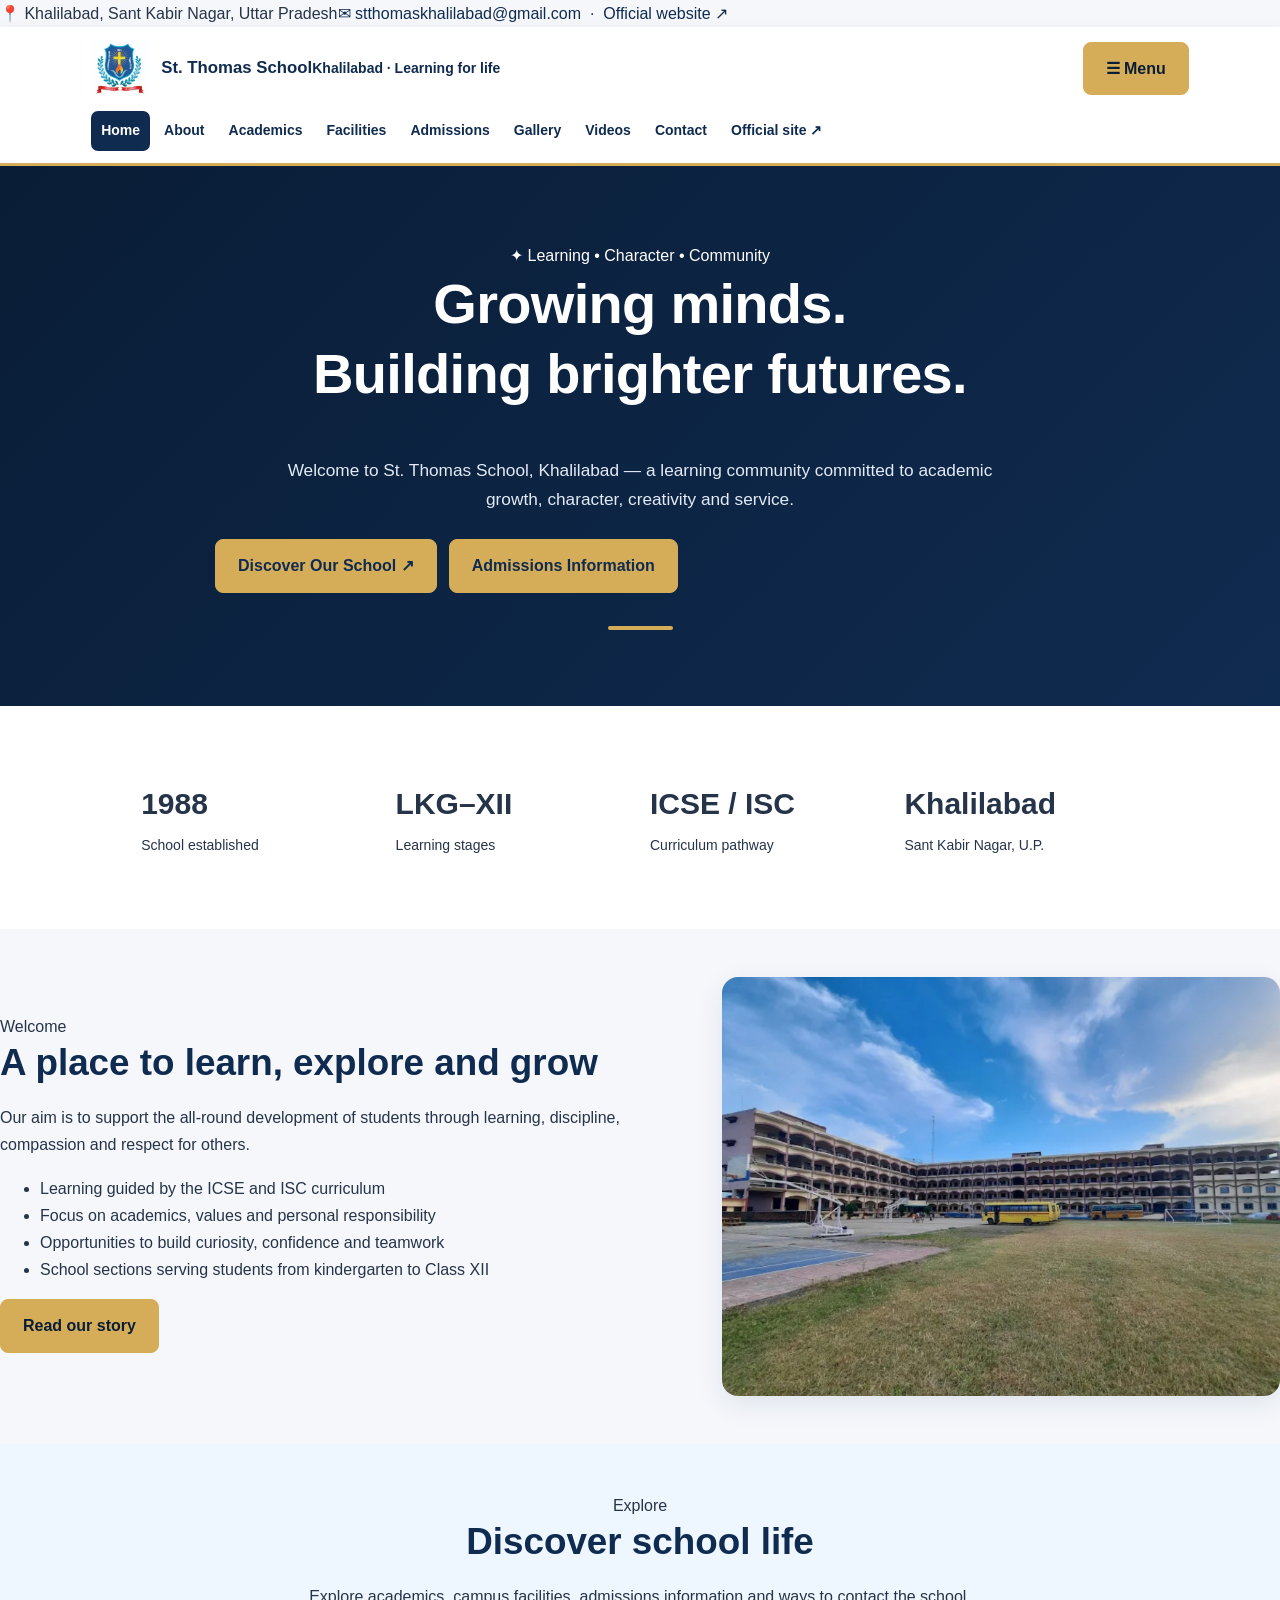
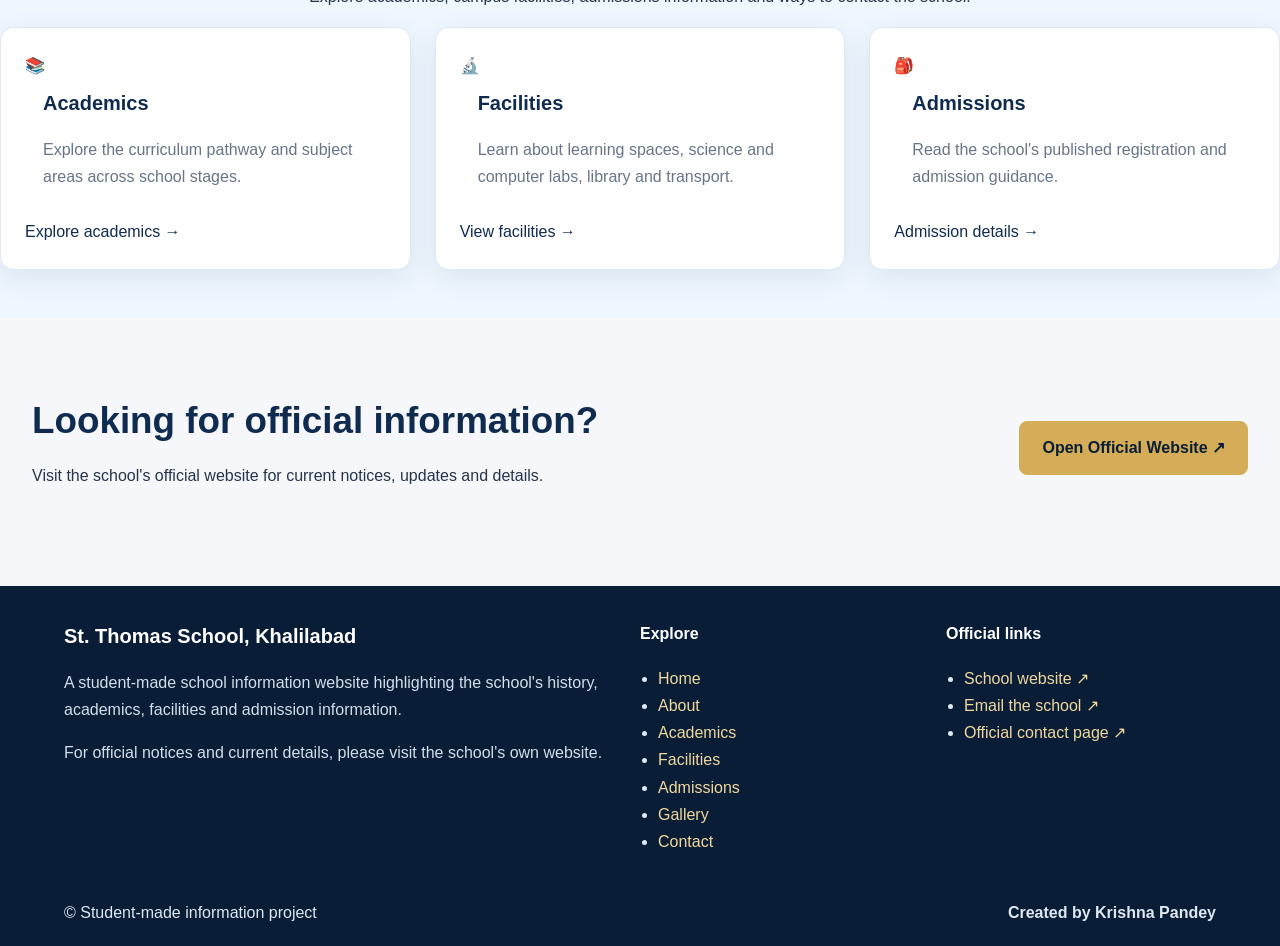
<file: index.html>
<!doctype html>
<html lang="en">
<head>
<meta charset="utf-8">
<meta name="viewport" content="width=device-width, initial-scale=1">
<meta name="description" content="Student-made information website for St. Thomas School, Khalilabad. See school overview, academics, facilities, admissions and official contact links.">
<title>Home | St. Thomas School, Khalilabad</title>
<link rel="stylesheet" href="styles.css">
</head>
<body>
<div class="topbar"><span>📍 Khalilabad, Sant Kabir Nagar, Uttar Pradesh</span><span><a href="mailto:stthomaskhalilabad@gmail.com">✉ stthomaskhalilabad@gmail.com</a> &nbsp;·&nbsp; <a href="https://stskhalilabad.in/" target="_blank" rel="noopener">Official website ↗</a></span></div>
<header class="site-header"><div class="nav-wrap">
<a class="brand" href="index.html"><img src="school-logo.jpg" alt="School project image"><span><strong>St. Thomas School</strong><small>Khalilabad · Learning for life</small></span></a>
<button class="menu-toggle" aria-expanded="false" aria-label="Toggle navigation">☰ Menu</button>
<nav class="nav" aria-label="Main navigation"><a class="active" href="index.html">Home</a><a class="" href="about.html">About</a><a class="" href="academics.html">Academics</a><a class="" href="facilities.html">Facilities</a><a class="" href="admissions.html">Admissions</a><a class="" href="gallery.html">Gallery</a><a href="videos.html">Videos</a><a class="" href="contact.html">Contact</a><a class="official" href="https://stskhalilabad.in/" target="_blank" rel="noopener">Official site ↗</a></nav>
</div></header>
<main>
<section class="hero"><div class="hero-inner">
<span class="eyebrow">✦ Learning • Character • Community</span>
<h1>Growing minds.<br>Building brighter futures.</h1>
<p>Welcome to St. Thomas School, Khalilabad — a learning community committed to academic growth, character, creativity and service.</p>
<div class="actions"><a class="btn btn-gold" href="about.html">Discover Our School ↗</a><a class="btn btn-white" href="admissions.html">Admissions Information</a></div>
</div></section>
<section class="stats"><div class="stats-row">
<div class="stat"><strong>1988</strong><span>School established</span></div>
<div class="stat"><strong>LKG–XII</strong><span>Learning stages</span></div>
<div class="stat"><strong>ICSE / ISC</strong><span>Curriculum pathway</span></div>
<div class="stat"><strong>Khalilabad</strong><span>Sant Kabir Nagar, U.P.</span></div>
</div></section>
<section class="wrap"><div class="split"><div><span class="kicker">Welcome</span><div class="section-head"><h2>A place to learn, explore and grow</h2><p>Our aim is to support the all-round development of students through learning, discipline, compassion and respect for others.</p></div><ul class="checklist"><li>Learning guided by the ICSE and ISC curriculum</li><li>Focus on academics, values and personal responsibility</li><li>Opportunities to build curiosity, confidence and teamwork</li><li>School sections serving students from kindergarten to Class XII</li></ul><a class="btn btn-blue" href="about.html">Read our story</a></div><img class="rounded-photo" src="school-campus.webp" alt="School campus photograph"></div></section>
<section class="wrap" style="background:#eef7ff"><div class="section-head center"><span class="kicker">Explore</span><h2>Discover school life</h2><p>Explore academics, campus facilities, admissions information and ways to contact the school.</p></div><div class="grid">
<article class="card"><div class="card-body"><div class="icon">📚</div><h3>Academics</h3><p>Explore the curriculum pathway and subject areas across school stages.</p><div class="spacer"></div><a href="academics.html">Explore academics →</a></div></article>
<article class="card"><div class="card-body"><div class="icon">🔬</div><h3>Facilities</h3><p>Learn about learning spaces, science and computer labs, library and transport.</p><div class="spacer"></div><a href="facilities.html">View facilities →</a></div></article>
<article class="card"><div class="card-body"><div class="icon">🎒</div><h3>Admissions</h3><p>Read the school's published registration and admission guidance.</p><div class="spacer"></div><a href="admissions.html">Admission details →</a></div></article>
</div></section>
<section class="wrap"><div class="banner"><div><h2>Looking for official information?</h2><p>Visit the school's official website for current notices, updates and details.</p></div><a class="btn btn-gold" href="https://stskhalilabad.in/" target="_blank" rel="noopener">Open Official Website ↗</a></div></section>
</main>
<footer class="site-footer"><div class="footer-grid">
<div><h3>St. Thomas School, Khalilabad</h3><p>A student-made school information website highlighting the school's history, academics, facilities and admission information.</p><p class="small">For official notices and current details, please visit the school's own website.</p></div>
<div><h4>Explore</h4><ul><li><a href="index.html">Home</a></li><li><a href="about.html">About</a></li><li><a href="academics.html">Academics</a></li><li><a href="facilities.html">Facilities</a></li><li><a href="admissions.html">Admissions</a></li><li><a href="gallery.html">Gallery</a></li><li><a href="contact.html">Contact</a></li></ul></div>
<div><h4>Official links</h4><ul><li><a href="https://stskhalilabad.in/" target="_blank" rel="noopener">School website ↗</a></li><li><a href="mailto:stthomaskhalilabad@gmail.com">Email the school ↗</a></li><li><a href="https://stskhalilabad.in/contact-us" target="_blank" rel="noopener">Official contact page ↗</a></li></ul></div>
</div><div class="credit"><span>© <span data-year></span> Student-made information project</span><span><strong>Created by Krishna Pandey</strong></span></div></footer>
<script src="script.js"></script>
</body></html>
</file>
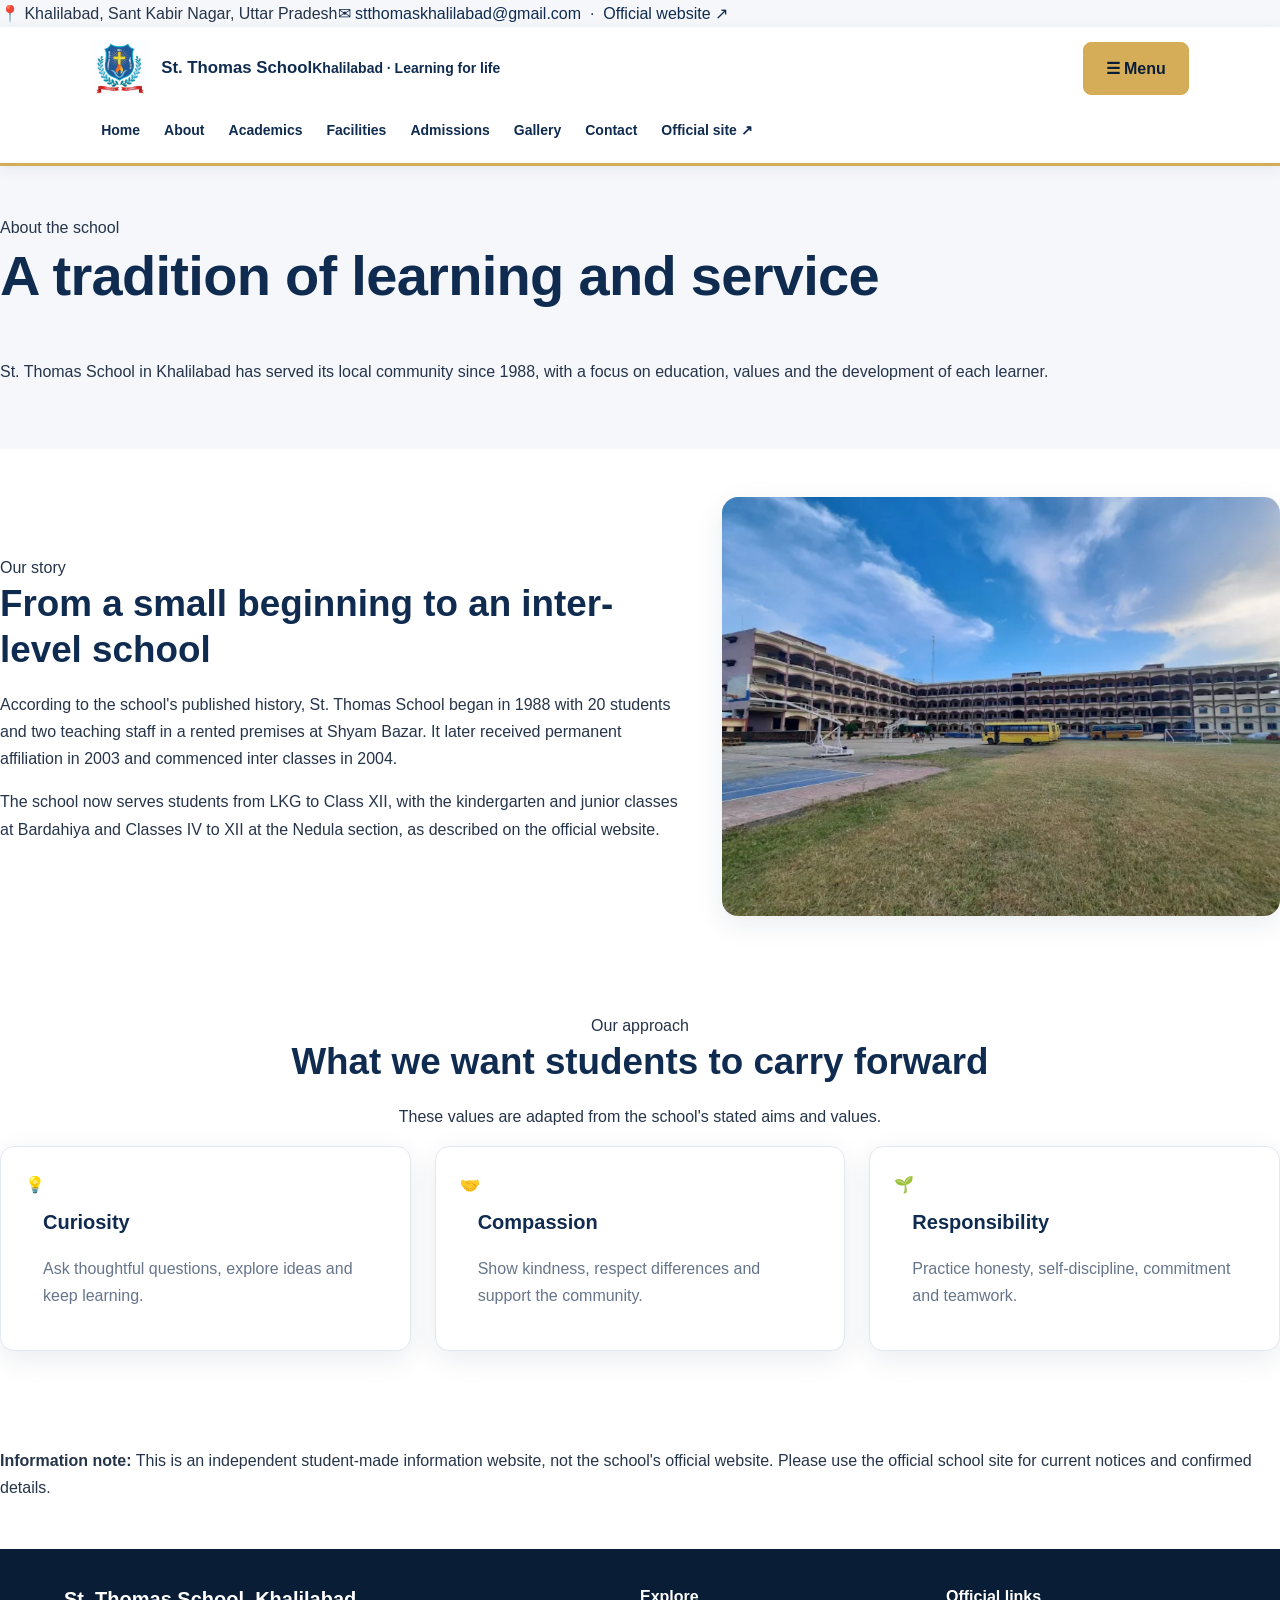
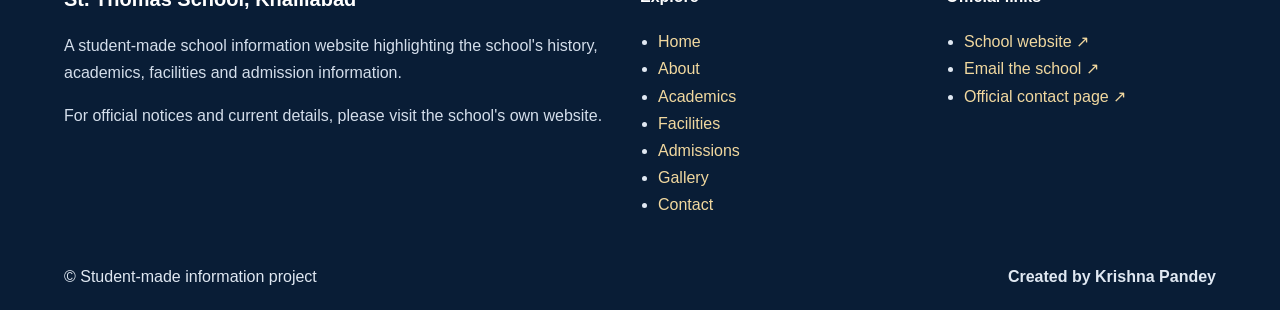
<file: about.html>
<!doctype html>
<html lang="en">
<head>
<meta charset="utf-8">
<meta name="viewport" content="width=device-width, initial-scale=1">
<meta name="description" content="Student-made information website for St. Thomas School, Khalilabad. See school overview, academics, facilities, admissions and official contact links.">
<title>About Us | St. Thomas School, Khalilabad</title>
<link rel="stylesheet" href="styles.css">
</head>
<body>
<div class="topbar"><span>📍 Khalilabad, Sant Kabir Nagar, Uttar Pradesh</span><span><a href="mailto:stthomaskhalilabad@gmail.com">✉ stthomaskhalilabad@gmail.com</a> &nbsp;·&nbsp; <a href="https://stskhalilabad.in/" target="_blank" rel="noopener">Official website ↗</a></span></div>
<header class="site-header"><div class="nav-wrap">
<a class="brand" href="index.html"><img src="school-logo.jpg" alt="School project image"><span><strong>St. Thomas School</strong><small>Khalilabad · Learning for life</small></span></a>
<button class="menu-toggle" aria-expanded="false" aria-label="Toggle navigation">☰ Menu</button>
<nav class="nav" aria-label="Main navigation"><a class="" href="index.html">Home</a><a class="" href="about.html">About</a><a class="" href="academics.html">Academics</a><a class="" href="facilities.html">Facilities</a><a class="" href="admissions.html">Admissions</a><a class="" href="gallery.html">Gallery</a><a class="" href="contact.html">Contact</a><a class="official" href="https://stskhalilabad.in/" target="_blank" rel="noopener">Official site ↗</a></nav>
</div></header>
<main>
<section class="page-hero"><div class="inner"><span class="kicker">About the school</span><h1>A tradition of learning and service</h1><p>St. Thomas School in Khalilabad has served its local community since 1988, with a focus on education, values and the development of each learner.</p></div></section>
<section class="wrap"><div class="split"><div><span class="kicker">Our story</span><div class="section-head"><h2>From a small beginning to an inter-level school</h2><p>According to the school's published history, St. Thomas School began in 1988 with 20 students and two teaching staff in a rented premises at Shyam Bazar. It later received permanent affiliation in 2003 and commenced inter classes in 2004.</p><p>The school now serves students from LKG to Class XII, with the kindergarten and junior classes at Bardahiya and Classes IV to XII at the Nedula section, as described on the official website.</p></div></div><img class="rounded-photo" src="school-campus.webp" alt="School campus"></div></section>
<section class="wrap" style="background:#fff"><div class="section-head center"><span class="kicker">Our approach</span><h2>What we want students to carry forward</h2><p>These values are adapted from the school's stated aims and values.</p></div><div class="grid">
<article class="card"><div class="card-body"><div class="icon">💡</div><h3>Curiosity</h3><p>Ask thoughtful questions, explore ideas and keep learning.</p></div></article>
<article class="card"><div class="card-body"><div class="icon">🤝</div><h3>Compassion</h3><p>Show kindness, respect differences and support the community.</p></div></article>
<article class="card"><div class="card-body"><div class="icon">🌱</div><h3>Responsibility</h3><p>Practice honesty, self-discipline, commitment and teamwork.</p></div></article>
</div></section>
<section class="wrap"><div class="note"><strong>Information note:</strong> This is an independent student-made information website, not the school's official website. Please use the official school site for current notices and confirmed details.</div></section>
</main>
<footer class="site-footer"><div class="footer-grid">
<div><h3>St. Thomas School, Khalilabad</h3><p>A student-made school information website highlighting the school's history, academics, facilities and admission information.</p><p class="small">For official notices and current details, please visit the school's own website.</p></div>
<div><h4>Explore</h4><ul><li><a href="index.html">Home</a></li><li><a href="about.html">About</a></li><li><a href="academics.html">Academics</a></li><li><a href="facilities.html">Facilities</a></li><li><a href="admissions.html">Admissions</a></li><li><a href="gallery.html">Gallery</a></li><li><a href="contact.html">Contact</a></li></ul></div>
<div><h4>Official links</h4><ul><li><a href="https://stskhalilabad.in/" target="_blank" rel="noopener">School website ↗</a></li><li><a href="mailto:stthomaskhalilabad@gmail.com">Email the school ↗</a></li><li><a href="https://stskhalilabad.in/contact-us" target="_blank" rel="noopener">Official contact page ↗</a></li></ul></div>
</div><div class="credit"><span>© <span data-year></span> Student-made information project</span><span><strong>Created by Krishna Pandey</strong></span></div></footer>
<script src="script.js"></script>
</body></html>
</file>
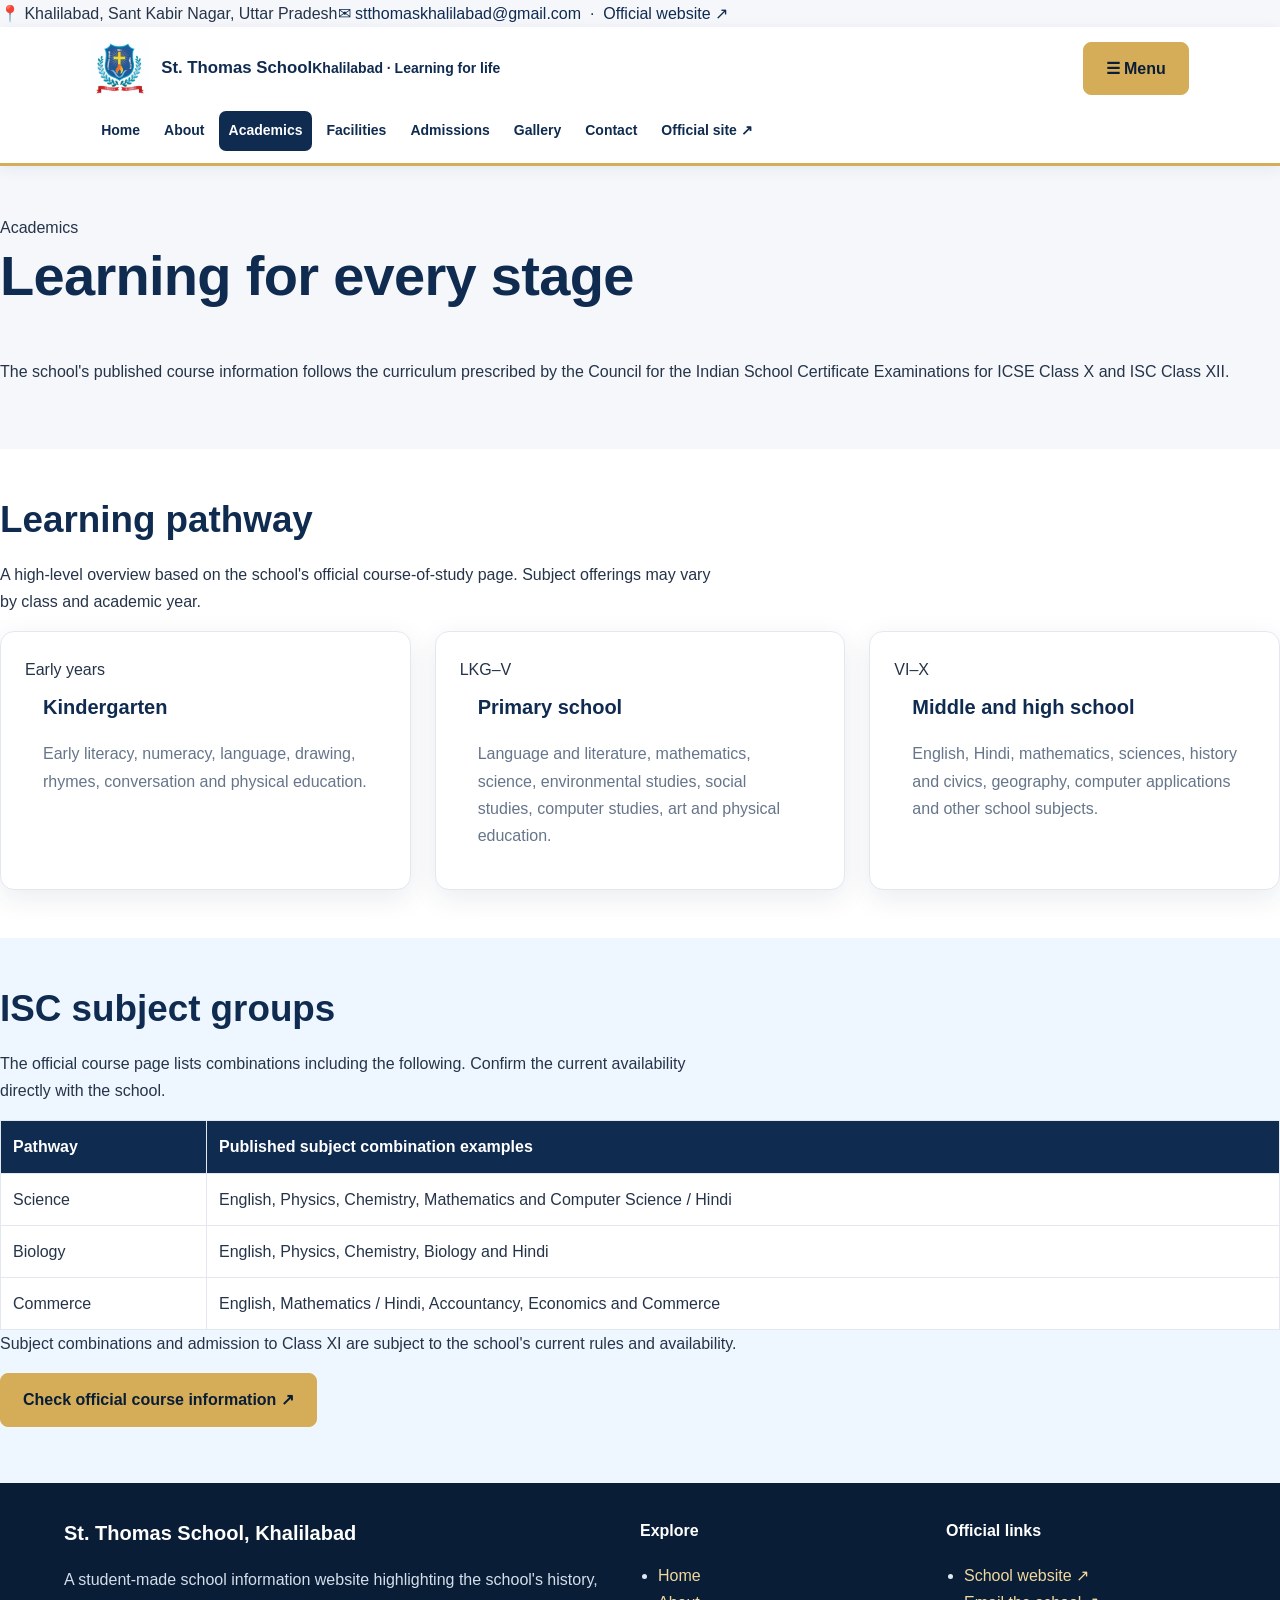
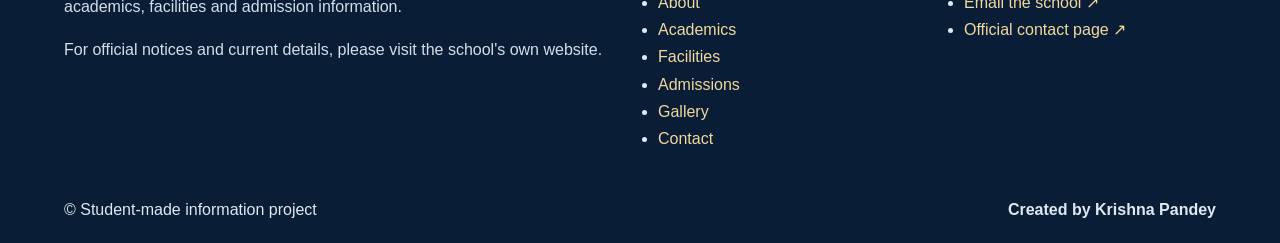
<file: academics.html>
<!doctype html>
<html lang="en">
<head>
<meta charset="utf-8">
<meta name="viewport" content="width=device-width, initial-scale=1">
<meta name="description" content="Student-made information website for St. Thomas School, Khalilabad. See school overview, academics, facilities, admissions and official contact links.">
<title>Academics | St. Thomas School, Khalilabad</title>
<link rel="stylesheet" href="styles.css">
</head>
<body>
<div class="topbar"><span>📍 Khalilabad, Sant Kabir Nagar, Uttar Pradesh</span><span><a href="mailto:stthomaskhalilabad@gmail.com">✉ stthomaskhalilabad@gmail.com</a> &nbsp;·&nbsp; <a href="https://stskhalilabad.in/" target="_blank" rel="noopener">Official website ↗</a></span></div>
<header class="site-header"><div class="nav-wrap">
<a class="brand" href="index.html"><img src="school-logo.jpg" alt="School project image"><span><strong>St. Thomas School</strong><small>Khalilabad · Learning for life</small></span></a>
<button class="menu-toggle" aria-expanded="false" aria-label="Toggle navigation">☰ Menu</button>
<nav class="nav" aria-label="Main navigation"><a class="" href="index.html">Home</a><a class="" href="about.html">About</a><a class="active" href="academics.html">Academics</a><a class="" href="facilities.html">Facilities</a><a class="" href="admissions.html">Admissions</a><a class="" href="gallery.html">Gallery</a><a class="" href="contact.html">Contact</a><a class="official" href="https://stskhalilabad.in/" target="_blank" rel="noopener">Official site ↗</a></nav>
</div></header>
<main>
<section class="page-hero"><div class="inner"><span class="kicker">Academics</span><h1>Learning for every stage</h1><p>The school's published course information follows the curriculum prescribed by the Council for the Indian School Certificate Examinations for ICSE Class X and ISC Class XII.</p></div></section>
<section class="wrap"><div class="section-head"><h2>Learning pathway</h2><p>A high-level overview based on the school's official course-of-study page. Subject offerings may vary by class and academic year.</p></div><div class="grid">
<article class="card"><div class="card-body"><span class="pill">Early years</span><h3>Kindergarten</h3><p>Early literacy, numeracy, language, drawing, rhymes, conversation and physical education.</p></div></article>
<article class="card"><div class="card-body"><span class="pill">LKG–V</span><h3>Primary school</h3><p>Language and literature, mathematics, science, environmental studies, social studies, computer studies, art and physical education.</p></div></article>
<article class="card"><div class="card-body"><span class="pill">VI–X</span><h3>Middle and high school</h3><p>English, Hindi, mathematics, sciences, history and civics, geography, computer applications and other school subjects.</p></div></article>
</div></section>
<section class="wrap" style="background:#eef7ff"><div class="section-head"><h2>ISC subject groups</h2><p>The official course page lists combinations including the following. Confirm the current availability directly with the school.</p></div><div class="table-wrap"><table><thead><tr><th>Pathway</th><th>Published subject combination examples</th></tr></thead><tbody><tr><td>Science</td><td>English, Physics, Chemistry, Mathematics and Computer Science / Hindi</td></tr><tr><td>Biology</td><td>English, Physics, Chemistry, Biology and Hindi</td></tr><tr><td>Commerce</td><td>English, Mathematics / Hindi, Accountancy, Economics and Commerce</td></tr></tbody></table></div><p class="muted small">Subject combinations and admission to Class XI are subject to the school's current rules and availability.</p><a class="btn btn-blue" href="https://stskhalilabad.in/course-of-study" target="_blank" rel="noopener">Check official course information ↗</a></section>
</main>
<footer class="site-footer"><div class="footer-grid">
<div><h3>St. Thomas School, Khalilabad</h3><p>A student-made school information website highlighting the school's history, academics, facilities and admission information.</p><p class="small">For official notices and current details, please visit the school's own website.</p></div>
<div><h4>Explore</h4><ul><li><a href="index.html">Home</a></li><li><a href="about.html">About</a></li><li><a href="academics.html">Academics</a></li><li><a href="facilities.html">Facilities</a></li><li><a href="admissions.html">Admissions</a></li><li><a href="gallery.html">Gallery</a></li><li><a href="contact.html">Contact</a></li></ul></div>
<div><h4>Official links</h4><ul><li><a href="https://stskhalilabad.in/" target="_blank" rel="noopener">School website ↗</a></li><li><a href="mailto:stthomaskhalilabad@gmail.com">Email the school ↗</a></li><li><a href="https://stskhalilabad.in/contact-us" target="_blank" rel="noopener">Official contact page ↗</a></li></ul></div>
</div><div class="credit"><span>© <span data-year></span> Student-made information project</span><span><strong>Created by Krishna Pandey</strong></span></div></footer>
<script src="script.js"></script>
</body></html>
</file>
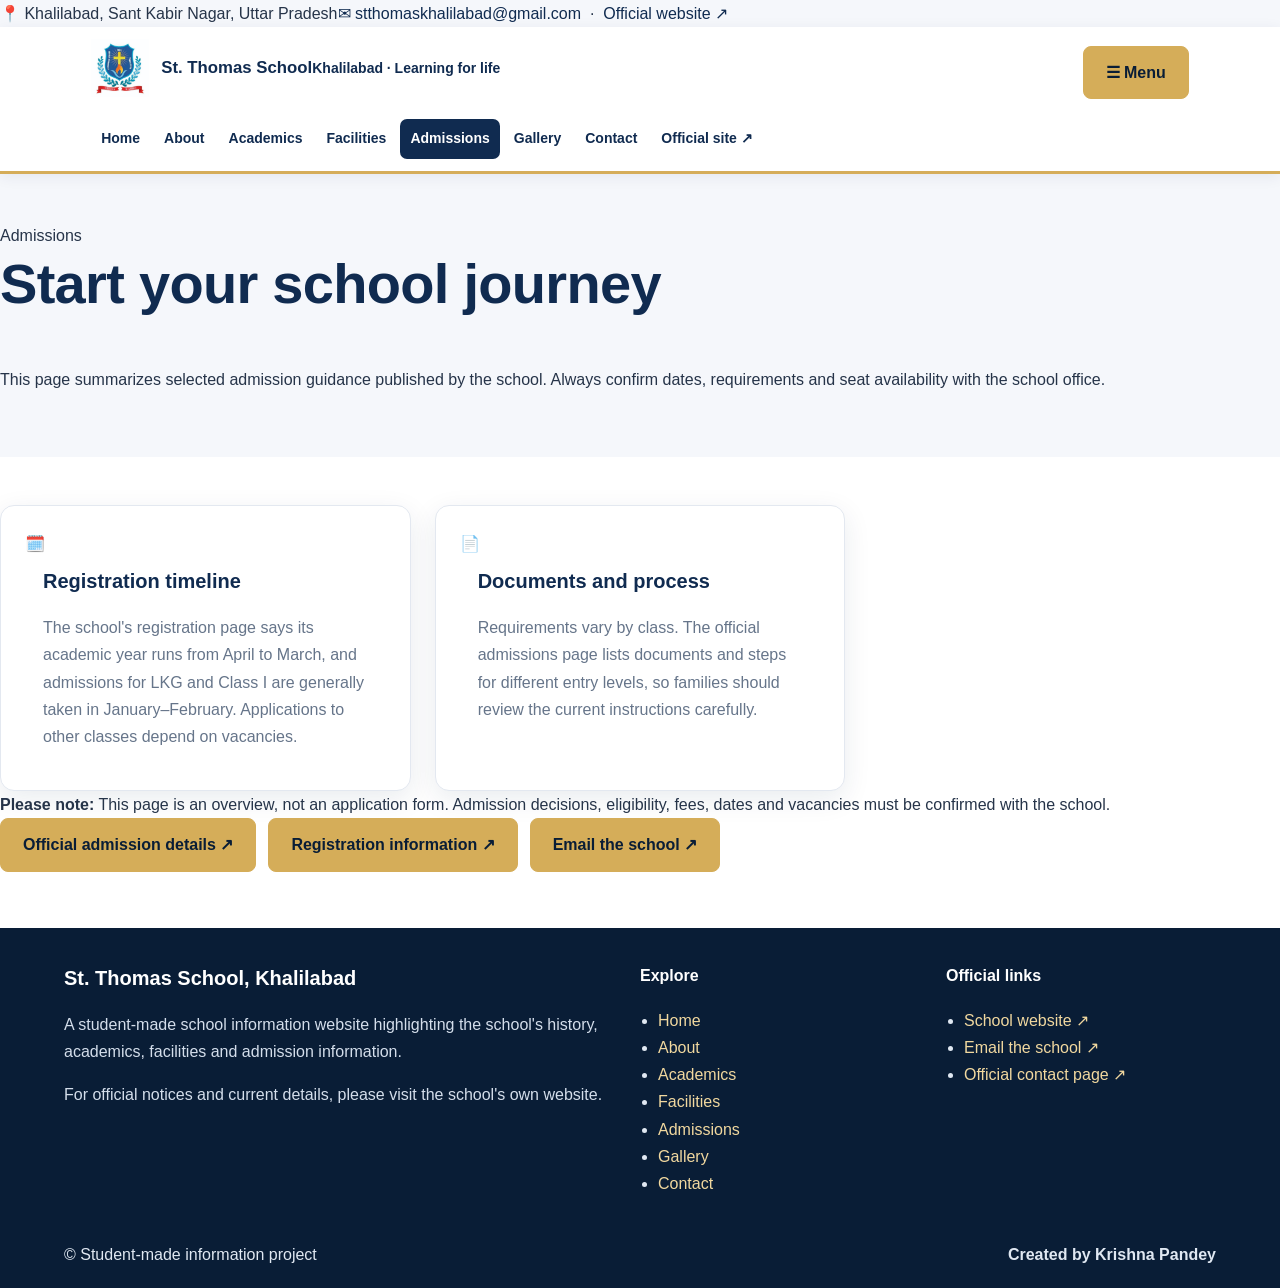
<file: admissions.html>
<!doctype html>
<html lang="en">
<head>
<meta charset="utf-8">
<meta name="viewport" content="width=device-width, initial-scale=1">
<meta name="description" content="Student-made information website for St. Thomas School, Khalilabad. See school overview, academics, facilities, admissions and official contact links.">
<title>Admissions | St. Thomas School, Khalilabad</title>
<link rel="stylesheet" href="styles.css">
</head>
<body>
<div class="topbar"><span>📍 Khalilabad, Sant Kabir Nagar, Uttar Pradesh</span><span><a href="mailto:stthomaskhalilabad@gmail.com">✉ stthomaskhalilabad@gmail.com</a> &nbsp;·&nbsp; <a href="https://stskhalilabad.in/" target="_blank" rel="noopener">Official website ↗</a></span></div>
<header class="site-header"><div class="nav-wrap">
<escape><a class="brand" href="index.html"><img src="school-logo.jpg" alt="School project image"><span><strong>St. Thomas School</strong><small>Khalilabad · Learning for life</small></span></a></escape>
<button class="menu-toggle" aria-expanded="false" aria-label="Toggle navigation">☰ Menu</button>
<nav class="nav" aria-label="Main navigation"><a class="" href="index.html">Home</a><a class="" href="about.html">About</a><a class="" href="academics.html">Academics</a><a class="" href="facilities.html">Facilities</a><a class="active" href="admissions.html">Admissions</a><a class="" href="gallery.html">Gallery</a><a class="" href="contact.html">Contact</a><a class="official" href="https://stskhalilabad.in/" target="_blank" rel="noopener">Official site ↗</a></nav>
</div></header>
<main>
<section class="page-hero"><div class="inner"><span class="kicker">Admissions</span><h1>Start your school journey</h1><p>This page summarizes selected admission guidance published by the school. Always confirm dates, requirements and seat availability with the school office.</p></div></section>
<section class="wrap"><div class="grid two">
<article class="card"><div class="card-body"><div class="icon">🗓️</div><h3>Registration timeline</h3><p>The school's registration page says its academic year runs from April to March, and admissions for LKG and Class I are generally taken in January–February. Applications to other classes depend on vacancies.</p></div></article>
<article class="card"><div class="card-body"><div class="icon">📄</div><h3>Documents and process</h3><p>Requirements vary by class. The official admissions page lists documents and steps for different entry levels, so families should review the current instructions carefully.</p></div></article>
</div><div class="spacer"></div><div class="note"><strong>Please note:</strong> This page is an overview, not an application form. Admission decisions, eligibility, fees, dates and vacancies must be confirmed with the school.</div><div class="spacer"></div><div class="actions"><a class="btn btn-blue" href="https://stskhalilabad.in/admission" target="_blank" rel="noopener">Official admission details ↗</a><a class="btn btn-light" href="https://stskhalilabad.in/registration" target="_blank" rel="noopener">Registration information ↗</a><a class="btn btn-light" href="mailto:stthomaskhalilabad@gmail.com">Email the school ↗</a></div></section>
</main>
<footer class="site-footer"><div class="footer-grid">
<div><h3>St. Thomas School, Khalilabad</h3><p>A student-made school information website highlighting the school's history, academics, facilities and admission information.</p><p class="small">For official notices and current details, please visit the school's own website.</p></div>
<div><h4>Explore</h4><ul><li><a href="index.html">Home</a></li><li><a href="about.html">About</a></li><li><a href="academics.html">Academics</a></li><li><a href="facilities.html">Facilities</a></li><li><a href="admissions.html">Admissions</a></li><li><a href="gallery.html">Gallery</a></li><li><a href="contact.html">Contact</a></li></ul></div>
<div><h4>Official links</h4><ul><li><a href="https://stskhalilabad.in/" target="_blank" rel="noopener">School website ↗</a></li><li><a href="mailto:stthomaskhalilabad@gmail.com">Email the school ↗</a></li><li><a href="https://stskhalilabad.in/contact-us" target="_blank" rel="noopener">Official contact page ↗</a></li></ul></div>
</div><div class="credit"><span>© <span data-year></span> Student-made information project</span><span><strong>Created by Krishna Pandey</strong></span></div></footer>
<script src="script.js"></script>
</body></html>
</file>
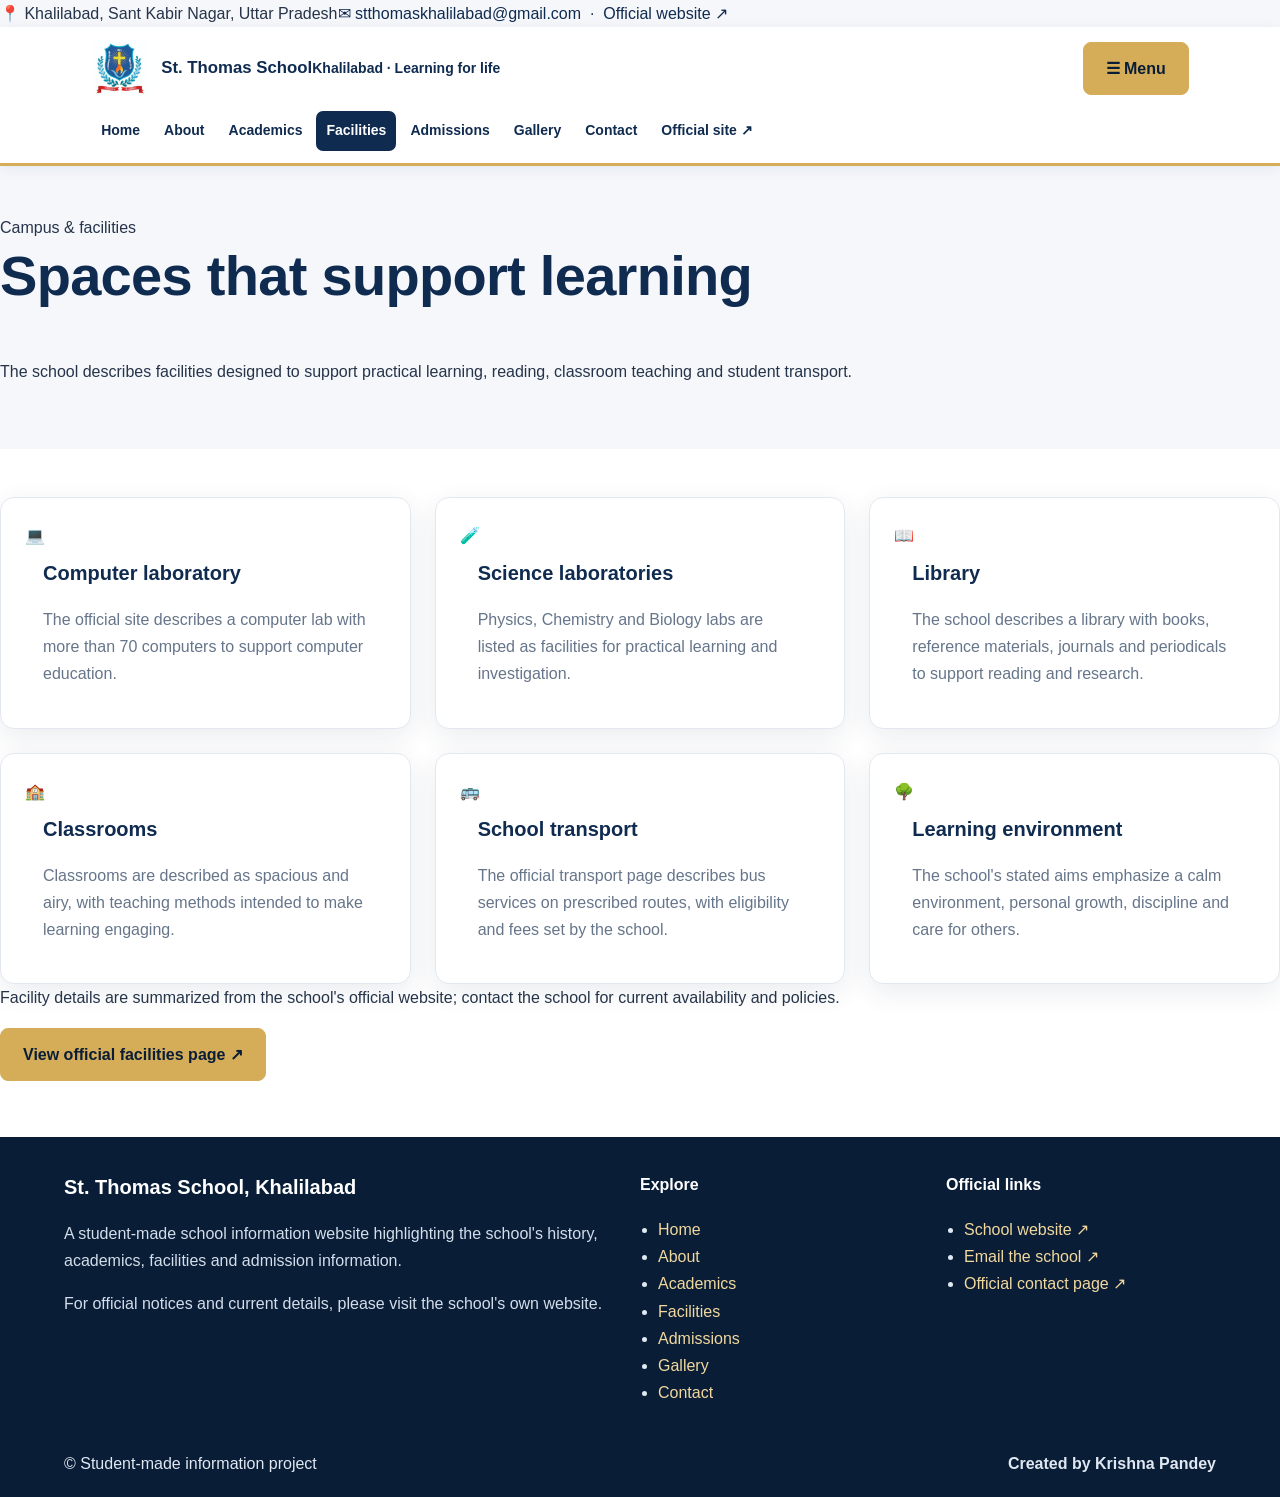
<file: facilities.html>
<!doctype html>
<html lang="en">
<head>
<meta charset="utf-8">
<meta name="viewport" content="width=device-width, initial-scale=1">
<meta name="description" content="Student-made information website for St. Thomas School, Khalilabad. See school overview, academics, facilities, admissions and official contact links.">
<title>Facilities | St. Thomas School, Khalilabad</title>
<link rel="stylesheet" href="styles.css">
</head>
<body>
<div class="topbar"><span>📍 Khalilabad, Sant Kabir Nagar, Uttar Pradesh</span><span><a href="mailto:stthomaskhalilabad@gmail.com">✉ stthomaskhalilabad@gmail.com</a> &nbsp;·&nbsp; <a href="https://stskhalilabad.in/" target="_blank" rel="noopener">Official website ↗</a></span></div>
<header class="site-header"><div class="nav-wrap">
<a class="brand" href="index.html"><img src="school-logo.jpg" alt="School project image"><span><strong>St. Thomas School</strong><small>Khalilabad · Learning for life</small></span></a>
<button class="menu-toggle" aria-expanded="false" aria-label="Toggle navigation">☰ Menu</button>
<nav class="nav" aria-label="Main navigation"><a class="" href="index.html">Home</a><a class="" href="about.html">About</a><a class="" href="academics.html">Academics</a><a class="active" href="facilities.html">Facilities</a><a class="" href="admissions.html">Admissions</a><a class="" href="gallery.html">Gallery</a><a class="" href="contact.html">Contact</a><a class="official" href="https://stskhalilabad.in/" target="_blank" rel="noopener">Official site ↗</a></nav>
</div></header>
<main>
<section class="page-hero"><div class="inner"><span class="kicker">Campus & facilities</span><h1>Spaces that support learning</h1><p>The school describes facilities designed to support practical learning, reading, classroom teaching and student transport.</p></div></section>
<section class="wrap"><div class="grid">
<article class="card"><div class="card-body"><div class="icon">💻</div><h3>Computer laboratory</h3><p>The official site describes a computer lab with more than 70 computers to support computer education.</p></div></article>
<article class="card"><div class="card-body"><div class="icon">🧪</div><h3>Science laboratories</h3><p>Physics, Chemistry and Biology labs are listed as facilities for practical learning and investigation.</p></div></article>
<article class="card"><div class="card-body"><div class="icon">📖</div><h3>Library</h3><p>The school describes a library with books, reference materials, journals and periodicals to support reading and research.</p></div></article>
<article class="card"><div class="card-body"><div class="icon">🏫</div><h3>Classrooms</h3><p>Classrooms are described as spacious and airy, with teaching methods intended to make learning engaging.</p></div></article>
<article class="card"><div class="card-body"><div class="icon">🚌</div><h3>School transport</h3><p>The official transport page describes bus services on prescribed routes, with eligibility and fees set by the school.</p></div></article>
<article class="card"><div class="card-body"><div class="icon">🌳</div><h3>Learning environment</h3><p>The school's stated aims emphasize a calm environment, personal growth, discipline and care for others.</p></div></article>
</div><div class="spacer"></div><p class="muted small">Facility details are summarized from the school's official website; contact the school for current availability and policies.</p><a class="btn btn-blue" href="https://stskhalilabad.in/infrastructures" target="_blank" rel="noopener">View official facilities page ↗</a></section>
</main>
<footer class="site-footer"><div class="footer-grid">
<div><h3>St. Thomas School, Khalilabad</h3><p>A student-made school information website highlighting the school's history, academics, facilities and admission information.</p><p class="small">For official notices and current details, please visit the school's own website.</p></div>
<div><h4>Explore</h4><ul><li><a href="index.html">Home</a></li><li><a href="about.html">About</a></li><li><a href="academics.html">Academics</a></li><li><a href="facilities.html">Facilities</a></li><li><a href="admissions.html">Admissions</a></li><li><a href="gallery.html">Gallery</a></li><li><a href="contact.html">Contact</a></li></ul></div>
<div><h4>Official links</h4><ul><li><a href="https://stskhalilabad.in/" target="_blank" rel="noopener">School website ↗</a></li><li><a href="mailto:stthomaskhalilabad@gmail.com">Email the school ↗</a></li><li><a href="https://stskhalilabad.in/contact-us" target="_blank" rel="noopener">Official contact page ↗</a></li></ul></div>
</div><div class="credit"><span>© <span data-year></span> Student-made information project</span><span><strong>Created by Krishna Pandey</strong></span></div></footer>
<script src="script.js"></script>
</body></html>
</file>
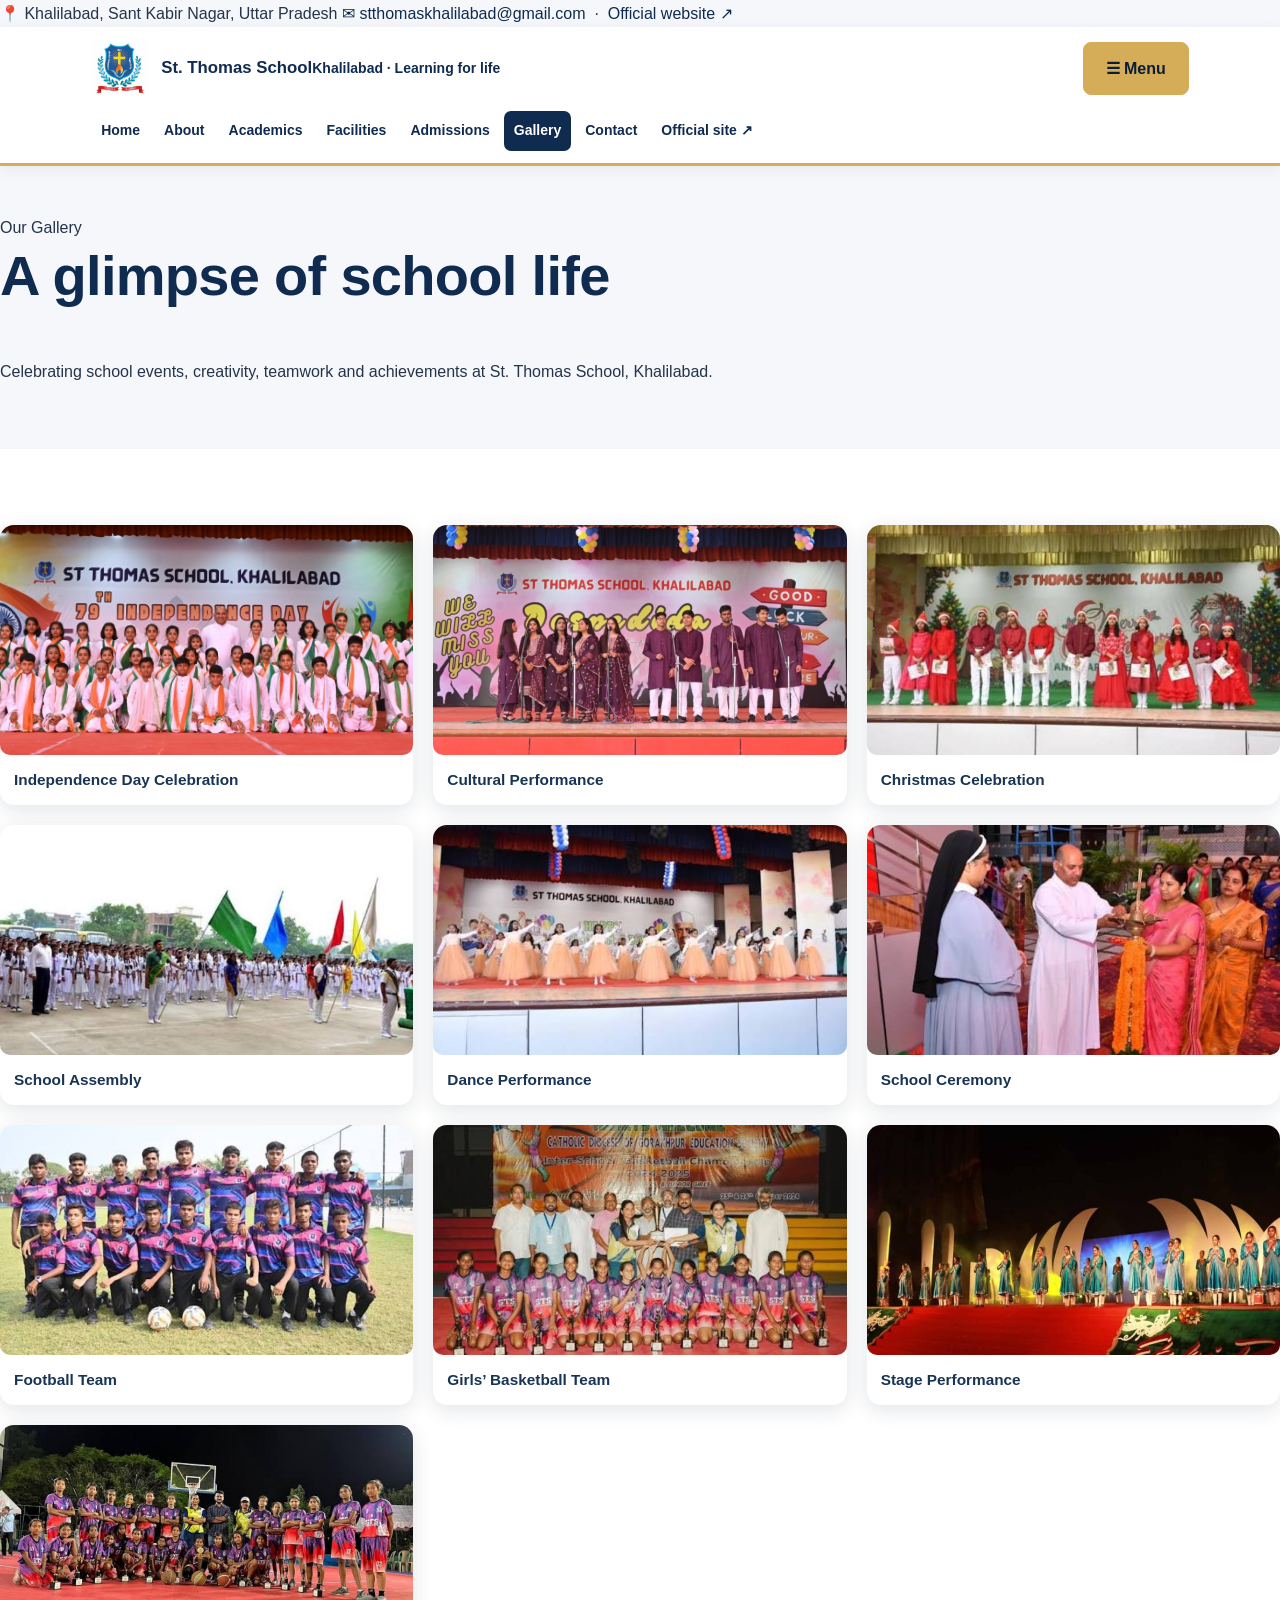
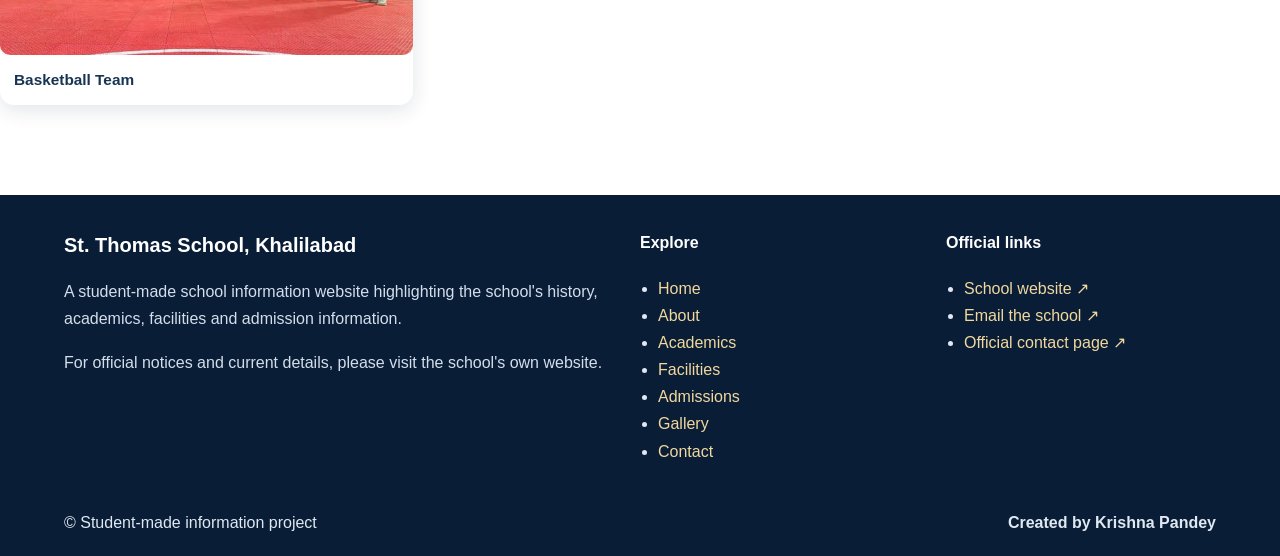
<file: gallery.html>
<!doctype html>
<html lang="en">
<head>
<meta charset="utf-8">
<meta name="viewport" content="width=device-width, initial-scale=1">
<meta name="description" content="Explore photographs of St. Thomas School, Khalilabad, including school events, performances and sports.">
<title>Gallery | St. Thomas School, Khalilabad</title>
<link rel="stylesheet" href="styles.css">
<style>
/* Gallery-only styles; the rest of the site's design remains unchanged. */
.gallery {
  display: grid;
  grid-template-columns: repeat(3, minmax(0, 1fr));
  gap: 20px;
  margin: 28px 0 42px;
}
.gallery figure {
  margin: 0;
  overflow: hidden;
  border-radius: 14px;
  background: #fff;
  box-shadow: 0 5px 20px rgba(20, 35, 60, .12);
}
.gallery img {
  display: block;
  width: 100%;
  height: 230px;
  object-fit: cover;
}
.gallery figcaption {
  padding: 12px 14px;
  color: #183454;
  font-weight: 600;
  font-size: .96rem;
}
@media (max-width: 800px) {
  .gallery { grid-template-columns: repeat(2, minmax(0, 1fr)); gap: 14px; }
  .gallery img { height: 190px; }
}
@media (max-width: 480px) {
  .gallery { grid-template-columns: 1fr; }
  .gallery img { height: auto; max-height: 320px; }
}
</style>
</head>
<body>
<div class="topbar">
  <span>📍 Khalilabad, Sant Kabir Nagar, Uttar Pradesh</span>
  <span><a href="mailto:stthomaskhalilabad@gmail.com">✉ stthomaskhalilabad@gmail.com</a> &nbsp;·&nbsp; <a href="https://stskhalilabad.in/" target="_blank" rel="noopener">Official website ↗</a></span>
</div>

<header class="site-header">
  <div class="nav-wrap">
    <a class="brand" href="index.html">
      <img src="school-logo.jpg" alt="School logo">
      <span><strong>St. Thomas School</strong><small>Khalilabad · Learning for life</small></span>
    </a>
    <button class="menu-toggle" aria-expanded="false" aria-label="Toggle navigation">☰ Menu</button>
    <nav class="nav" aria-label="Main navigation">
      <a href="index.html">Home</a>
      <a href="about.html">About</a>
      <a href="academics.html">Academics</a>
      <a href="facilities.html">Facilities</a>
      <a href="admissions.html">Admissions</a>
      <a class="active" href="gallery.html">Gallery</a>
      <a href="contact.html">Contact</a>
      <a class="official" href="https://stskhalilabad.in/" target="_blank" rel="noopener">Official site ↗</a>
    </nav>
  </div>
</header>

<main>
  <section class="page-hero">
    <div class="inner">
      <span class="kicker">Our Gallery</span>
      <h1>A glimpse of school life</h1>
      <p>Celebrating school events, creativity, teamwork and achievements at St. Thomas School, Khalilabad.</p>
    </div>
  </section>

  <section class="wrap">
    <div class="gallery">
      <figure><img src="gallery-photos/independence-day-celebration.webp" alt="Students celebrating Independence Day at school" loading="lazy"><figcaption>Independence Day Celebration</figcaption></figure>
      <figure><img src="gallery-photos/cultural-performance.webp" alt="Students performing on the school stage" loading="lazy"><figcaption>Cultural Performance</figcaption></figure>
      <figure><img src="gallery-photos/christmas-celebration.jpg" alt="Students taking part in a Christmas celebration" loading="lazy"><figcaption>Christmas Celebration</figcaption></figure>
      <figure><img src="gallery-photos/school-assembly.jpg" alt="Students gathered for a school assembly" loading="lazy"><figcaption>School Assembly</figcaption></figure>
      <figure><img src="gallery-photos/dance-performance.jpg" alt="Students performing a group dance" loading="lazy"><figcaption>Dance Performance</figcaption></figure>
      <figure><img src="gallery-photos/school-ceremony.jpg" alt="School ceremony with staff and guests" loading="lazy"><figcaption>School Ceremony</figcaption></figure>
      <figure><img src="gallery-photos/football-team.jpg" alt="School football team" loading="lazy"><figcaption>Football Team</figcaption></figure>
      <figure><img src="gallery-photos/girls-basketball-team.jpg" alt="Girls basketball team with awards" loading="lazy"><figcaption>Girls’ Basketball Team</figcaption></figure>
      <figure><img src="gallery-photos/stage-performance.jpg" alt="Students performing on stage" loading="lazy"><figcaption>Stage Performance</figcaption></figure>
      <figure><img src="gallery-photos/basketball-team.jpg" alt="School basketball team on the court" loading="lazy"><figcaption>Basketball Team</figcaption></figure>
    </div>
  </section>
</main>

<footer class="site-footer">
  <div class="footer-grid">
    <div>
      <h3>St. Thomas School, Khalilabad</h3>
      <p>A student-made school information website highlighting the school's history, academics, facilities and admission information.</p>
      <p class="small">For official notices and current details, please visit the school's own website.</p>
    </div>
    <div>
      <h4>Explore</h4>
      <ul>
        <li><a href="index.html">Home</a></li><li><a href="about.html">About</a></li>
        <li><a href="academics.html">Academics</a></li><li><a href="facilities.html">Facilities</a></li>
        <li><a href="admissions.html">Admissions</a></li><li><a href="gallery.html">Gallery</a></li>
        <li><a href="contact.html">Contact</a></li>
      </ul>
    </div>
    <div>
      <h4>Official links</h4>
      <ul>
        <li><a href="https://stskhalilabad.in/" target="_blank" rel="noopener">School website ↗</a></li>
        <li><a href="mailto:stthomaskhalilabad@gmail.com">Email the school ↗</a></li>
        <li><a href="https://stskhalilabad.in/contact-us" target="_blank" rel="noopener">Official contact page ↗</a></li>
      </ul>
    </div>
  </div>
  <div class="credit">
    <span>© <span data-year></span> Student-made information project</span>
    <span><strong>Created by Krishna Pandey</strong></span>
  </div>
</footer>
<script src="script.js"></script>
</body>
</html>
</file>
<file: styles.css>
/* ST. THOMAS SCHOOL — PROFESSIONAL WEBSITE DESIGN */

:root {
  --navy: #102b50;
  --navy-dark: #091d36;
  --gold: #d5ad59;
  --gold-light: #f5e9ca;
  --white: #ffffff;
  --background: #f5f7fb;
  --text: #263449;
  --muted: #66758a;
  --border: #e3e8f0;
  --shadow: 0 8px 28px rgba(16, 43, 80, 0.09);
}

* {
  box-sizing: border-box;
}

html {
  scroll-behavior: smooth;
}

body {
  margin: 0;
  background: var(--background);
  color: var(--text);
  font-family: "Segoe UI", Arial, sans-serif;
  font-size: 16px;
  line-height: 1.7;
}

img {
  max-width: 100%;
  height: auto;
}

a {
  color: var(--navy);
  text-decoration: none;
  transition: color 0.2s ease;
}

a:hover {
  color: #a77b25;
}

h1, h2, h3, h4 {
  color: var(--navy);
  line-height: 1.25;
  margin-top: 0;
}

h1 {
  font-size: clamp(2rem, 5vw, 3.5rem);
  letter-spacing: -0.7px;
}

h2 {
  font-size: clamp(1.55rem, 3vw, 2.3rem);
}

h3 {
  font-size: 1.25rem;
}

p {
  margin-top: 0;
}

.container,
.content,
.page-container {
  width: min(1120px, 92%);
  margin-left: auto;
  margin-right: auto;
}

/* HEADER AND SCHOOL BRAND */

header,
.site-header {
  background: var(--white);
  border-bottom: 3px solid var(--gold);
  box-shadow: 0 3px 14px rgba(16, 43, 80, 0.07);
}

header .container,
.site-header .container,
header .nav-container {
  max-width: 1200px;
  margin: auto;
  padding: 12px 4%;
}

.brand {
  display: inline-flex;
  align-items: center;
  gap: 12px;
  color: var(--navy);
  font-weight: 800;
  font-size: 1.05rem;
}

.brand img,
.logo {
  width: 58px;
  height: 58px;
  object-fit: contain;
}

.brand:hover {
  color: var(--navy);
}

/* NAVIGATION */

nav {
  display: flex;
  align-items: center;
  justify-content: center;
  flex-wrap: wrap;
  gap: 6px;
}

nav a {
  display: inline-block;
  padding: 9px 13px;
  color: var(--navy);
  font-size: 0.93rem;
  font-weight: 600;
  border-radius: 7px;
}

nav a:hover,
nav a.active {
  background: var(--navy);
  color: var(--white);
}

/* HERO SECTIONS */

.hero {
  position: relative;
  padding: 76px 5%;
  background: linear-gradient(135deg, var(--navy-dark), var(--navy));
  color: var(--white);
  text-align: center;
  overflow: hidden;
}

.hero h1,
.hero h2 {
  color: var(--white);
}

.hero p {
  max-width: 720px;
  margin: 15px auto 25px;
  color: #e2eaf5;
  font-size: 1.08rem;
}

.hero img {
  border-radius: 14px;
}

.hero a {
  color: var(--navy);
}

.hero .btn,
.hero .button {
  color: var(--navy);
}

.hero::after {
  content: "";
  display: block;
  width: 65px;
  height: 4px;
  margin: 25px auto 0;
  background: var(--gold);
  border-radius: 4px;
}

/* PAGE CONTENT AND SECTIONS */

section,
.section {
  padding: 48px 0;
}

section h2,
.section h2 {
  margin-bottom: 18px;
}

section img,
.section img {
  max-width: 100%;
}

main {
  min-height: 50vh;
}

main > section:nth-child(even) {
  background: var(--white);
}

/* CARDS AND CONTENT PANELS */

.card,
.info-card,
.facility-card,
.video-card,
.gallery-card {
  background: var(--white);
  border: 1px solid var(--border);
  border-radius: 14px;
  overflow: hidden;
  box-shadow: var(--shadow);
  transition: transform 0.2s ease, box-shadow 0.2s ease;
}

.card:hover,
.info-card:hover,
.facility-card:hover,
.video-card:hover,
.gallery-card:hover {
  transform: translateY(-3px);
  box-shadow: 0 12px 30px rgba(16, 43, 80, 0.13);
}

.card img,
.info-card img,
.facility-card img,
.video-card img,
.gallery-card img {
  display: block;
  width: 100%;
  object-fit: cover;
}

.card h3,
.card p,
.info-card h3,
.info-card p,
.facility-card h3,
.video-card h3 {
  margin-left: 18px;
  margin-right: 18px;
}

.card h3,
.info-card h3,
.facility-card h3,
.video-card h3 {
  margin-top: 18px;
}

/* PHOTOGRAPHS */

.rounded-photo {
  display: block;
  width: 100%;
  border-radius: 16px;
  box-shadow: var(--shadow);
  object-fit: cover;
}

.gallery img {
  border-radius: 10px;
}

/* BUTTONS */

button,
.btn,
.button,
a.button,
a.btn {
  display: inline-block;
  padding: 12px 22px;
  border: 1px solid var(--gold);
  border-radius: 8px;
  background: var(--gold);
  color: var(--navy-dark);
  font: inherit;
  font-weight: 700;
  text-align: center;
  cursor: pointer;
  transition: background 0.2s ease, transform 0.2s ease;
}

button:hover,
.btn:hover,
.button:hover,
a.button:hover,
a.btn:hover {
  background: var(--gold-light);
  color: var(--navy-dark);
  transform: translateY(-1px);
}

/* FORMS */

input,
textarea,
select {
  width: 100%;
  max-width: 100%;
  padding: 12px 14px;
  border: 1px solid #cbd5e1;
  border-radius: 8px;
  background: var(--white);
  color: var(--text);
  font: inherit;
}

input:focus,
textarea:focus,
select:focus {
  outline: 2px solid var(--gold);
  border-color: var(--gold);
}

label {
  display: block;
  margin-bottom: 6px;
  color: var(--navy);
  font-weight: 600;
}

/* FOOTER */

footer,
.site-footer {
  padding: 38px 5% 20px;
  background: var(--navy-dark);
  color: #e0e8f2;
}

footer h2,
footer h3,
footer h4,
.site-footer h2,
.site-footer h3 {
  color: var(--white);
}

footer a,
.site-footer a {
  color: #f1d89f;
}

footer a:hover,
.site-footer a:hover {
  color: var(--white);
}

footer p,
.site-footer p {
  color: #d4deeb;
}

footer hr {
  border: 0;
  border-top: 1px solid #344860;
  margin: 24px 0;
}

/* TABLES */

table {
  width: 100%;
  border-collapse: collapse;
  background: var(--white);
}

th,
td {
  padding: 12px;
  border: 1px solid var(--border);
  text-align: left;
}

th {
  background: var(--navy);
  color: var(--white);
}

/* SMALL SCREENS */

@media (max-width: 700px) {
  body {
    font-size: 15px;
  }

  .container,
  .content,
  .page-container {
    width: 92%;
  }

  .hero {
    padding: 48px 5%;
  }

  section,
  .section {
    padding: 32px 0;
  }

  nav {
    gap: 3px;
  }

  nav a {
    padding: 8px 9px;
    font-size: 0.84rem;
  }

  .brand {
    font-size: 0.94rem;
  }

  .brand img,
  .logo {
    width: 46px;
    height: 46px;
  }

  .card,
  .info-card,
  .facility-card,
  .video-card,
  .gallery-card {
    border-radius: 11px;
  }

  button,
  .btn,
  .button,
  a.button,
  a.btn {
    max-width: 100%;
  }

  table {
    font-size: 0.88rem;
  }

  th,
  td {
    padding: 8px;
  }
}

@media (prefers-reduced-motion: reduce) {
  *,
  *::before,
  *::after {
    scroll-behavior: auto !important;
    transition: none !important;
  }
}

/* TARGETED MOBILE AND LAYOUT IMPROVEMENTS */

.hero-inner {
  width: min(100%, 850px);
  margin-inline: auto;
}

.nav-wrap {
  max-width: 1200px;
  margin-inline: auto;
  padding: 12px 4%;
  display: flex;
  align-items: center;
  justify-content: space-between;
  flex-wrap: wrap;
  gap: 14px;
}

.nav {
  display: flex;
  align-items: center;
  justify-content: flex-end;
  flex-wrap: wrap;
  gap: 4px;
}

.nav a {
  padding: 8px 10px;
  font-size: 14px;
}

.stats-row {
  max-width: 1100px;
  margin-inline: auto;
  display: grid;
  grid-template-columns: repeat(4, minmax(0, 1fr));
  gap: 20px;
  padding: 24px 4%;
}

.stat {
  display: flex;
  flex-direction: column;
  gap: 5px;
}

.stat strong {
  font-size: clamp(20px, 3vw, 30px);
}

.stat span {
  font-size: 14px;
}

.split {
  display: grid;
  grid-template-columns: 1.1fr 0.9fr;
  align-items: center;
  gap: 40px;
}

.section-head {
  max-width: 720px;
}

.section-head.center {
  margin-inline: auto;
  text-align: center;
}

.grid {
  display: grid;
  grid-template-columns: repeat(3, minmax(0, 1fr));
  gap: 24px;
}

.card-body {
  display: flex;
  flex-direction: column;
  align-items: flex-start;
  height: 100%;
  padding: 24px;
}

.card-body .spacer {
  flex: 1;
  min-height: 12px;
}

.card-body h3 {
  margin-top: 12px;
}

.card-body p {
  color: var(--muted);
}

.banner {
  display: flex;
  align-items: center;
  justify-content: space-between;
  gap: 24px;
  padding: 32px;
  border-radius: 16px;
}

.footer-grid {
  display: grid;
  grid-template-columns: 2fr 1fr 1fr;
  gap: 36px;
}

.site-footer ul {
  padding-left: 18px;
}

.credit {
  display: flex;
  justify-content: space-between;
  flex-wrap: wrap;
  gap: 12px;
  margin-top: 28px;
}

@media (max-width: 700px) {
  .nav-wrap {
    align-items: center;
    padding: 12px 4%;
  }

  .menu-toggle {
    display: inline-block;
  }

  .nav {
    width: 100%;
    justify-content: flex-start;
    gap: 5px;
  }

  .nav a {
    font-size: 13px;
    padding: 8px 9px;
  }

  .stats-row {
    grid-template-columns: repeat(2, minmax(0, 1fr));
    gap: 18px 12px;
  }

  .split {
    grid-template-columns: 1fr;
    gap: 24px;
  }

  .split > img {
    width: 100%;
  }

  .grid {
    grid-template-columns: 1fr;
    gap: 16px;
  }

  .card-body {
    padding: 22px;
  }

  .banner {
    flex-direction: column;
    align-items: flex-start;
    padding: 24px;
  }

  .footer-grid {
    grid-template-columns: 1fr;
    gap: 24px;
  }

  .credit {
    flex-direction: column;
  }
}

/* FIX: Add proper spacing between buttons */
.actions {
  display: flex;
  flex-wrap: wrap;
  align-items: center;
  gap: 12px;
}

.actions a {
  margin: 0;
}

.banner .btn,
.banner .button {
  flex-shrink: 0;
}

main a.btn,
main a.button,
main .actions a {
  margin-bottom: 8px;
}

@media (max-width: 700px) {
  .actions {
    flex-direction: column;
    align-items: stretch;
    gap: 12px;
  }

  .actions a {
    width: 100%;
    text-align: center;
    margin: 0;
  }

  main a.btn,
  main a.button {
    margin-bottom: 10px;
  }
}

/* RESTORE WEBSITE HOVER AND TRANSITION EFFECTS */
.card,
.info-card,
.facility-card,
.video-card,
.gallery-card,
button,
.btn,
.button,
a {
  transition: color 0.25s ease,
              background-color 0.25s ease,
              box-shadow 0.25s ease,
              transform 0.25s ease,
              opacity 0.25s ease;
}

html {
  scroll-behavior: smooth;
}

.card:hover,
.info-card:hover,
.facility-card:hover,
.video-card:hover,
.gallery-card:hover {
  transform: translateY(-4px);
  box-shadow: 0 12px 30px rgba(16, 43, 80, 0.14);
}
</file>
